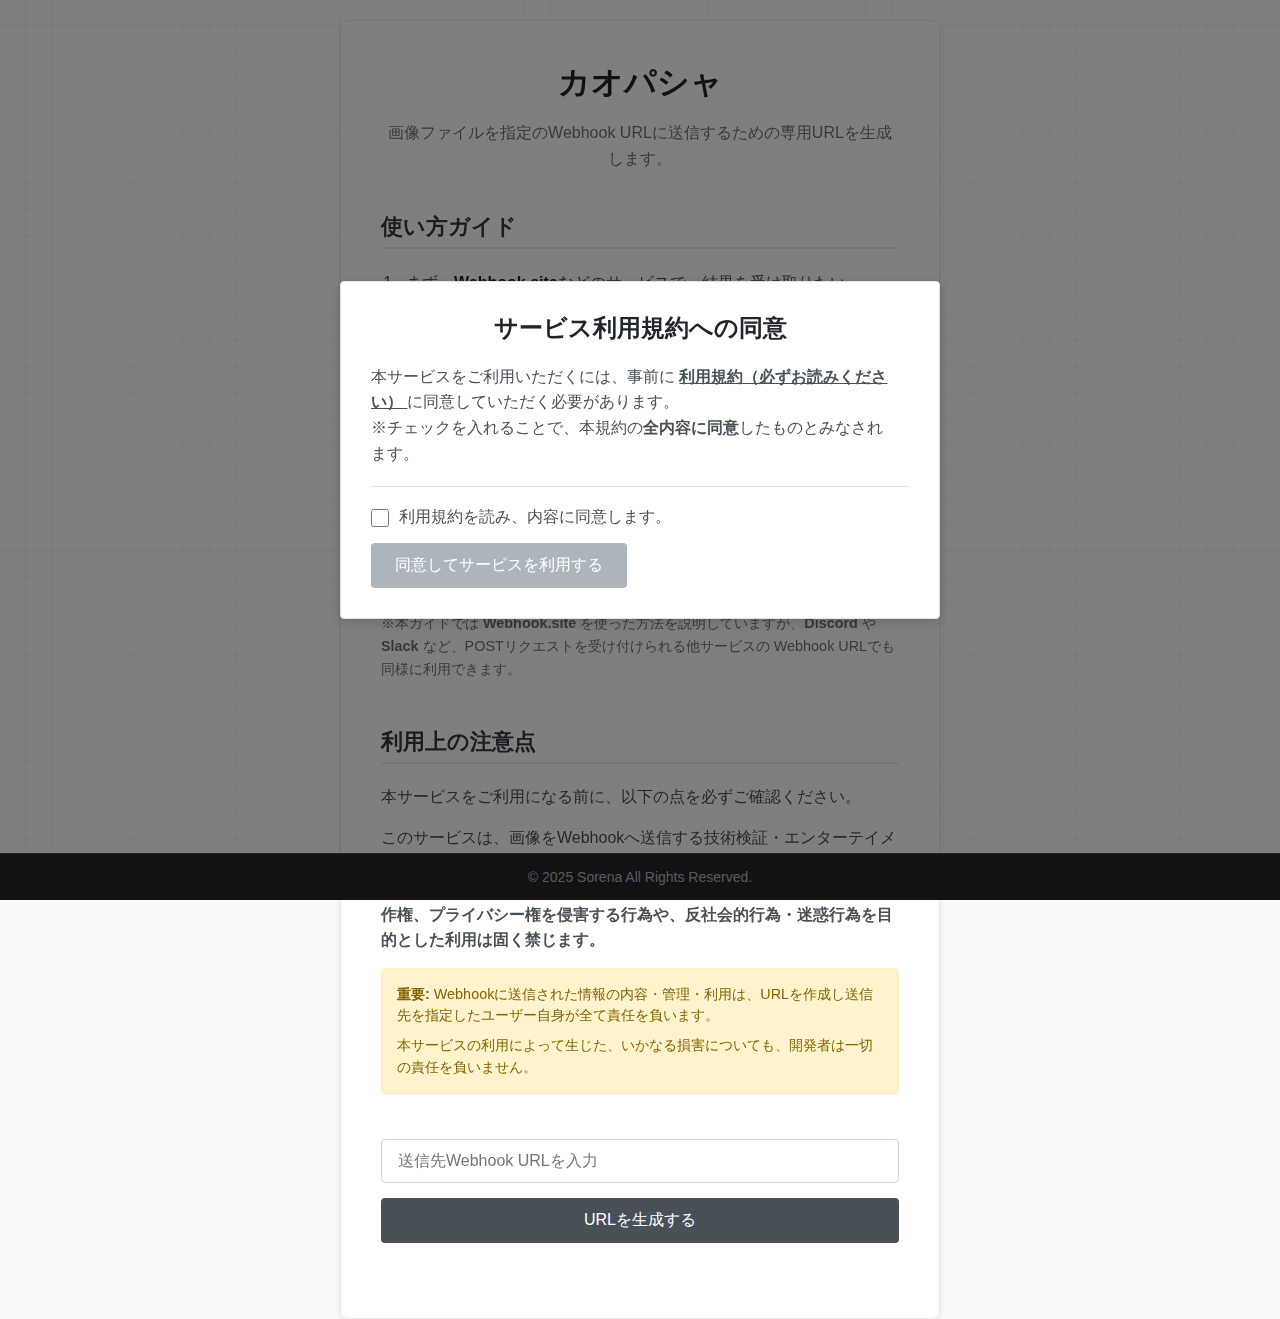
<file: index.html>
<!DOCTYPE html>
<html lang="ja">
<head>
  <meta charset="UTF-8">
  <meta name="viewport" content="width=device-width, initial-scale=1.0">
  <meta name="description" content="画像ファイルを指定したWebhook URLへ簡単に送信するための転送サービスです。匿名でのデータ連携やテストにご利用いただけます。">
  <title>画像転送サービス | カオパシャ</title>
  <link rel="icon" href="vdnft5vdnft5vdnf.png">
    <link rel="stylesheet" href="site-a.css">
</head>
<body>
  <div class="bg_pattern"></div>
  
  <div class="site-content">
    <!-- Consent Modal -->
    <div id="consentModal" class="modal" role="dialog" aria-modal="true" aria-labelledby="modalTitle">
      <div class="modal-content">
        <h2 id="modalTitle" class="modal-title">サービス利用規約への同意</h2>
        
        <div class="terms-scroll-area">
          <p>
            本サービスをご利用いただくには、事前に
            <a href="#" class="terms-link" target="_blank">
              <strong>利用規約（必ずお読みください）</strong>
            </a>
            に同意していただく必要があります。
          </p>
          <p>※チェックを入れることで、本規約の<strong>全内容に同意</strong>したものとみなされます。</p>
        </div>
        
        <div class="modal-footer">
          <div class="consent-checkbox-group">
            <input type="checkbox" id="modalConsentCheckbox" name="consent">
            <label for="modalConsentCheckbox">利用規約を読み、内容に同意します。</label>
          </div>
          
          <button id="modalAgreeBtn" class="primary-btn" disabled>
            同意してサービスを利用する
          </button>
        </div>
      </div>
    </div>

    <main class="main-container">
      <article class="input-card">
        <header class="card-header">
          <h1>カオパシャ</h1>
          <p class="catch-copy">画像ファイルを指定のWebhook URLに送信するための専用URLを生成します。</p>
        </header>

        <section class="how-to-use-section">
          <h2>使い方ガイド</h2>
          <ol class="guide-steps">
            <li>まず、<a href="https://webhook.site/" target="_blank"><strong>Webhook.site</strong></a>などのサービスで、結果を受け取りたい 「<strong>Webhook URL</strong>」 を取得しコピーしてください。</li>
            <li>結果を受け取りたい <strong>Webhook URL</strong> の入力欄に、コピーしたURLを貼り付けてください。</li>
            <li>「<strong>URLを生成する</strong>」ボタンを押すと、画像アップロード用の専用URLが作成されます。</li>
            <li>生成されたURLにアクセスしたユーザーが画像をアップロードすると、その写真が <strong>Webhook URL</strong> へ送信されます。</li>
            <li>送信されたデータを確認するには、<strong>Webhook URL</strong> サービス（例: Webhook.site）の受信履歴を確認してください。</li>
          </ol>
          <p class="note-text">
            ※本ガイドでは <strong>Webhook.site</strong> を使った方法を説明していますが、<strong>Discord</strong> や <strong>Slack</strong> など、POSTリクエストを受け付けられる他サービスの Webhook URLでも同様に利用できます。
          </p>
        </section>

        <section class="disclaimer-section">
          <h2>利用上の注意点</h2>
          <p class="description-text">
            本サービスをご利用になる前に、以下の点を必ずご確認ください。
          </p>
          <p class="description-text">
            このサービスは、画像をWebhookへ送信する技術検証・エンターテイメント目的のツールです。
            当ウェブサイトにアップロードされた画像は、指定された Webhook URL にそのまま送信されます。
            <strong>個人情報保護、著作権、プライバシー権を侵害する行為や、反社会的行為・迷惑行為を目的とした利用は固く禁じます。</strong>
          </p>
          <div class="info-box">
            <p><strong>重要:</strong> Webhookに送信された情報の内容・管理・利用は、URLを作成し送信先を指定したユーザー自身が全て責任を負います。</p>
            <p>本サービスの利用によって生じた、いかなる損害についても、開発者は一切の責任を負いません。</p>
          </div>
        </section>

        <section class="form-section">
          <div class="form-group">
            <input id="webhookInput" type="url" placeholder="送信先Webhook URLを入力" required>
            <button id="generateBtn" class="primary-btn">URLを生成する</button>
          </div>
          <div id="generated"></div>
        </section>
      </article>
    </main>
  </div>

  <footer class="site-footer">
    <div class="container">
      <p>&copy; 2025 Sorena All Rights Reserved.</p>
    </div>
  </footer>

  <script src="site-a.js"></script>
  <script src="webhookSender.js"></script>
</body>
</html>
</file>
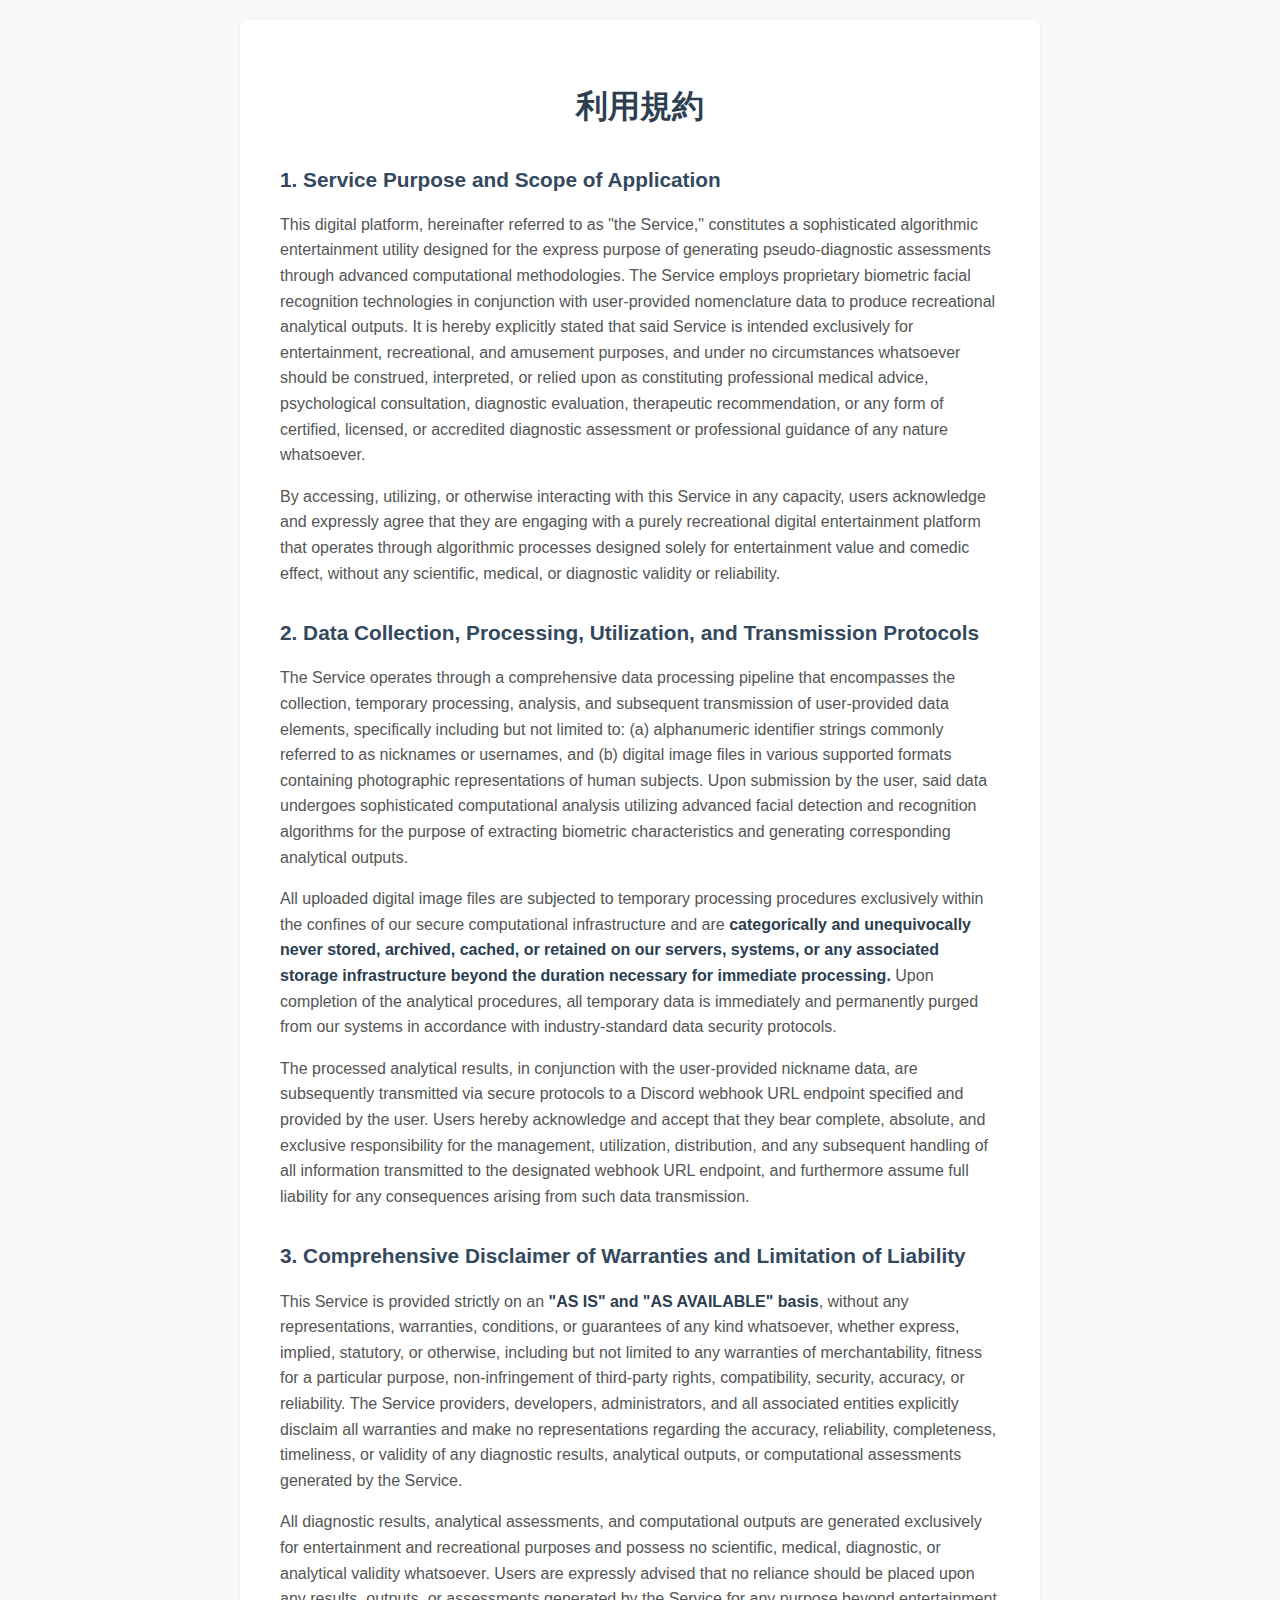
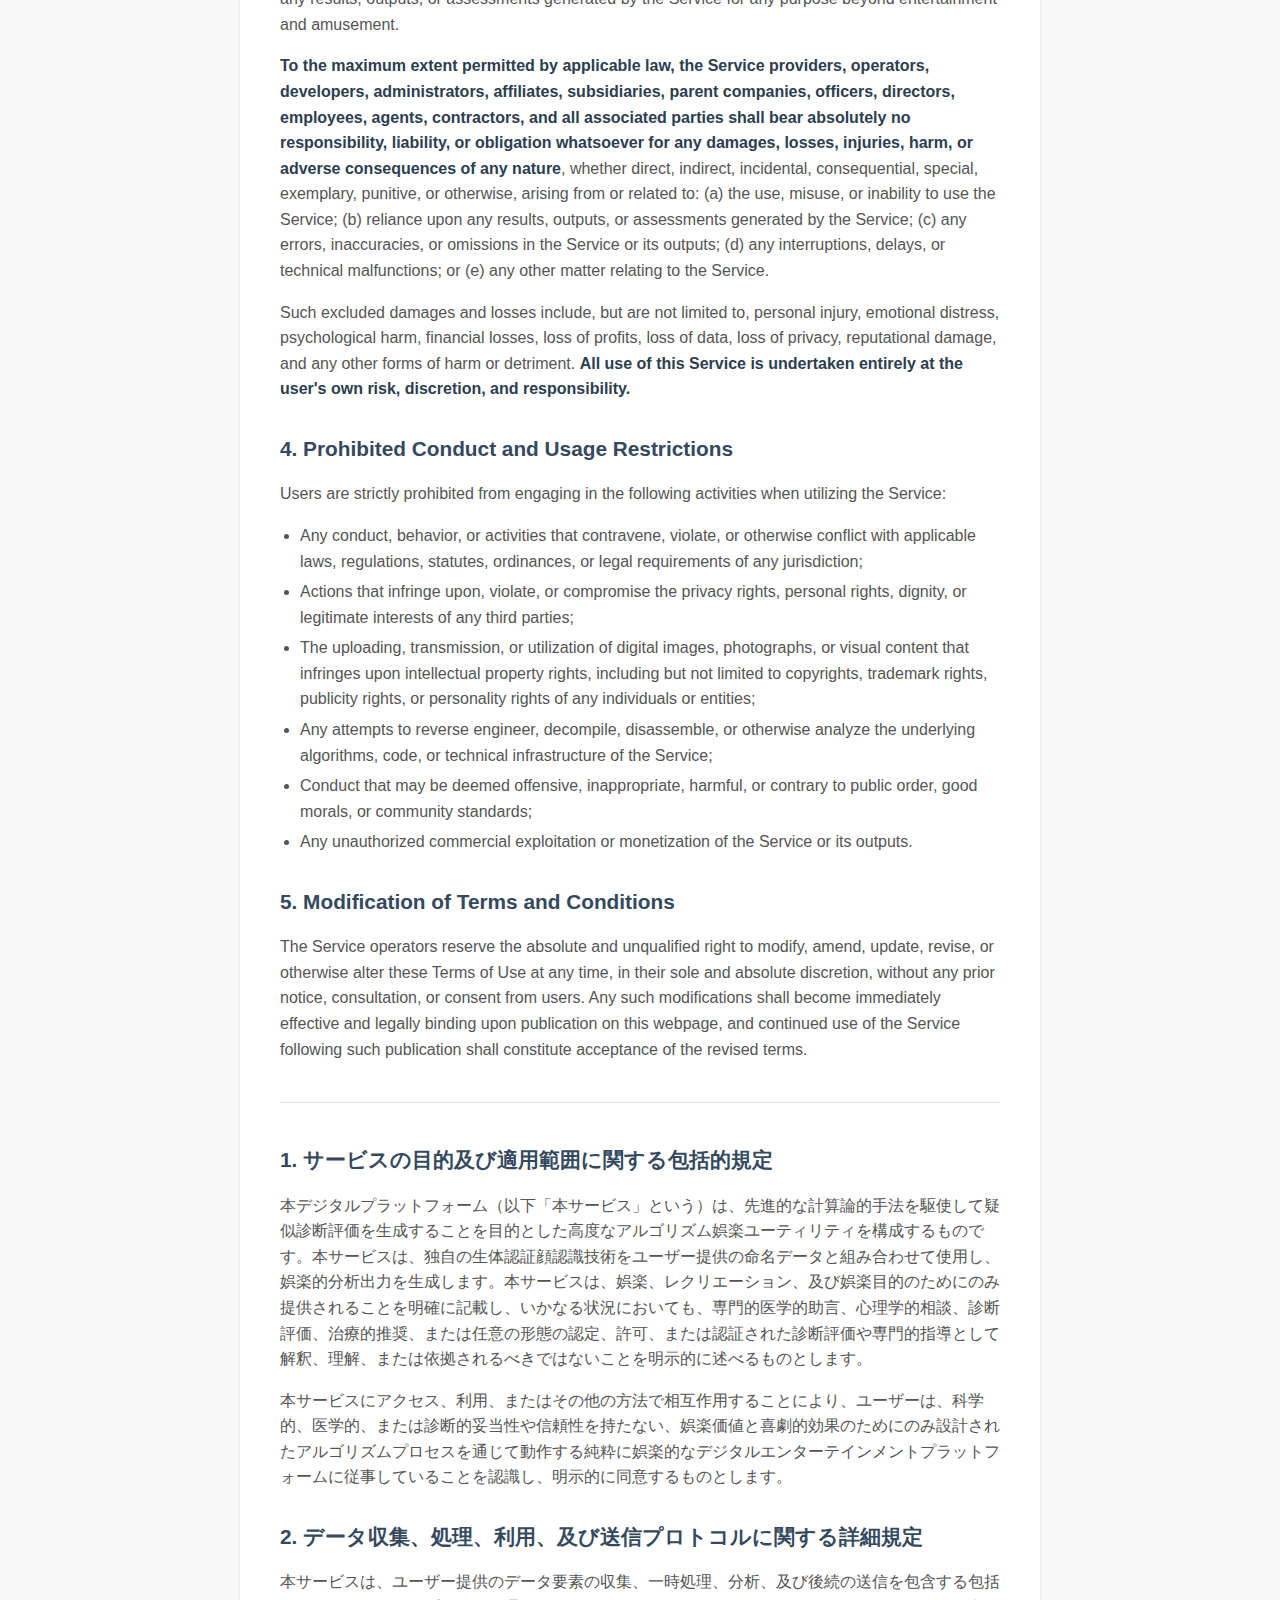
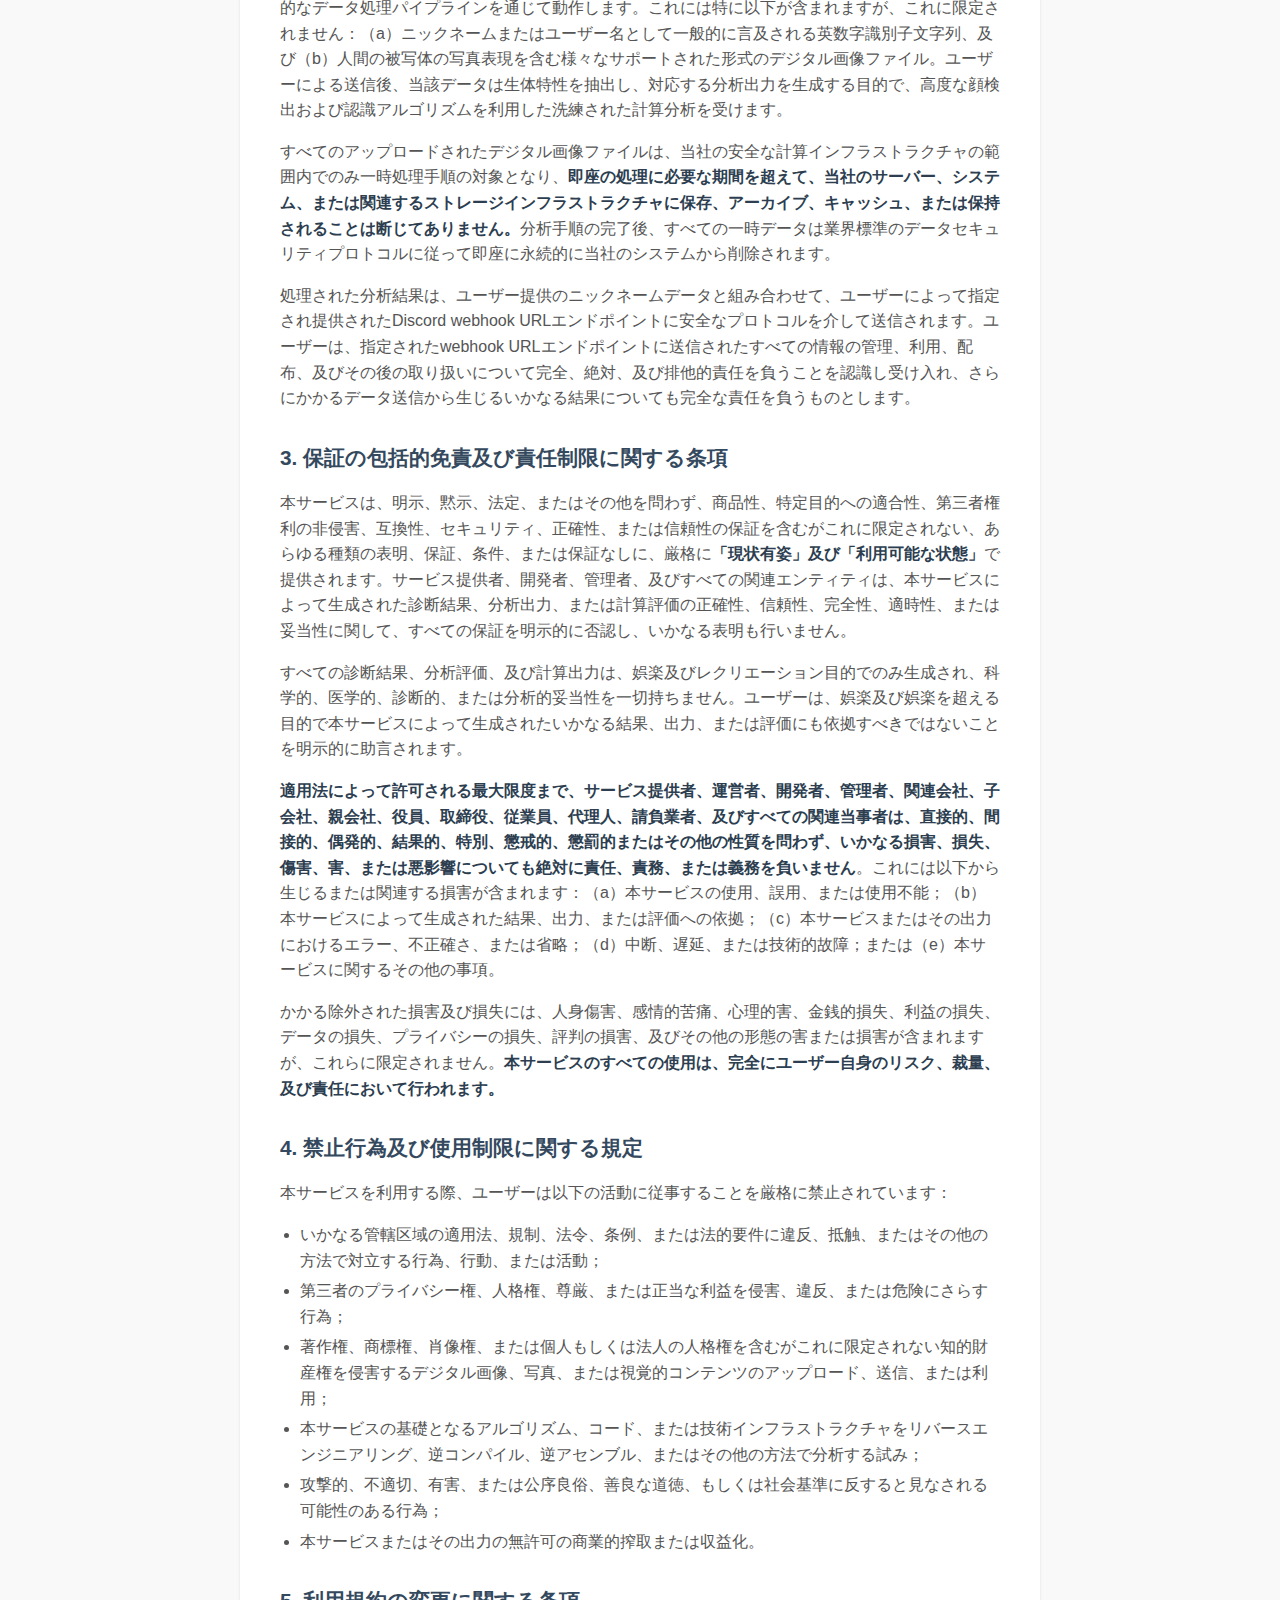
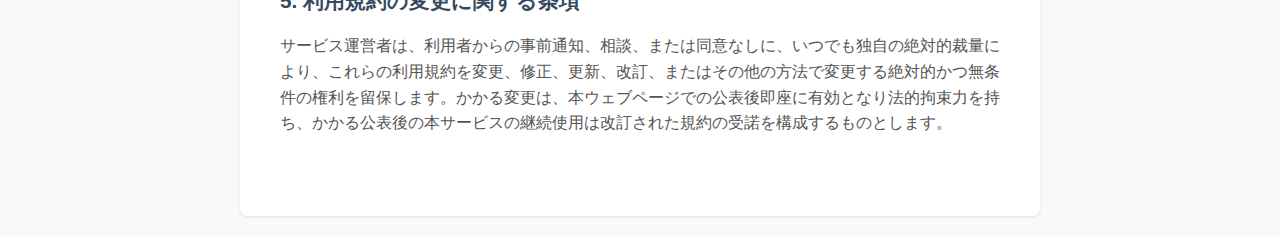
<file: about.html>
<!DOCTYPE html>
<html lang="ja">
<head>
    <meta charset="UTF-8">
    <meta name="viewport" content="width=device-width, initial-scale=1.0">
    <title>利用規約 | 心身バランス診断</title>
    <style>
        body {
            font-family: -apple-system, BlinkMacSystemFont, 'Segoe UI', Roboto, 'Noto Sans JP', sans-serif;
            line-height: 1.6;
            color: #333;
            max-width: 800px;
            margin: 0 auto;
            padding: 20px;
            background-color: #f9f9f9;
        }

        .container {
            background-color: white;
            padding: 40px;
            border-radius: 8px;
            box-shadow: 0 1px 3px rgba(0,0,0,0.1);
        }

        h1 {
            font-size: 2rem;
            margin-bottom: 30px;
            text-align: center;
            color: #2c3e50;
            font-weight: 600;
        }

        h2 {
            font-size: 1.3rem;
            margin-top: 30px;
            margin-bottom: 15px;
            color: #34495e;
            font-weight: 600;
        }

        p {
            margin-bottom: 15px;
            color: #555;
        }

        ul {
            margin-bottom: 15px;
            padding-left: 20px;
        }

        li {
            margin-bottom: 5px;
            color: #555;
        }

        .section {
            margin-bottom: 40px;
        }

        .divider {
            border-top: 1px solid #e1e8ed;
            margin: 40px 0;
        }

        strong {
            color: #2c3e50;
        }

        @media (max-width: 600px) {
            body {
                padding: 15px;
            }
            
            .container {
                padding: 25px;
            }
            
            h1 {
                font-size: 1.7rem;
            }
            
            h2 {
                font-size: 1.2rem;
            }
        }
    </style>
</head>
<body>
    
    <div class="container">
        <h1>利用規約</h1>

        <div class="section">
            <h2>1. Service Purpose and Scope of Application</h2>
            <p>This digital platform, hereinafter referred to as "the Service," constitutes a sophisticated algorithmic entertainment utility designed for the express purpose of generating pseudo-diagnostic assessments through advanced computational methodologies. The Service employs proprietary biometric facial recognition technologies in conjunction with user-provided nomenclature data to produce recreational analytical outputs. It is hereby explicitly stated that said Service is intended exclusively for entertainment, recreational, and amusement purposes, and under no circumstances whatsoever should be construed, interpreted, or relied upon as constituting professional medical advice, psychological consultation, diagnostic evaluation, therapeutic recommendation, or any form of certified, licensed, or accredited diagnostic assessment or professional guidance of any nature whatsoever.</p>
            
            <p>By accessing, utilizing, or otherwise interacting with this Service in any capacity, users acknowledge and expressly agree that they are engaging with a purely recreational digital entertainment platform that operates through algorithmic processes designed solely for entertainment value and comedic effect, without any scientific, medical, or diagnostic validity or reliability.</p>

            <h2>2. Data Collection, Processing, Utilization, and Transmission Protocols</h2>
            <p>The Service operates through a comprehensive data processing pipeline that encompasses the collection, temporary processing, analysis, and subsequent transmission of user-provided data elements, specifically including but not limited to: (a) alphanumeric identifier strings commonly referred to as nicknames or usernames, and (b) digital image files in various supported formats containing photographic representations of human subjects. Upon submission by the user, said data undergoes sophisticated computational analysis utilizing advanced facial detection and recognition algorithms for the purpose of extracting biometric characteristics and generating corresponding analytical outputs.</p>
            
            <p>All uploaded digital image files are subjected to temporary processing procedures exclusively within the confines of our secure computational infrastructure and are <strong>categorically and unequivocally never stored, archived, cached, or retained on our servers, systems, or any associated storage infrastructure beyond the duration necessary for immediate processing.</strong> Upon completion of the analytical procedures, all temporary data is immediately and permanently purged from our systems in accordance with industry-standard data security protocols.</p>
            
            <p>The processed analytical results, in conjunction with the user-provided nickname data, are subsequently transmitted via secure protocols to a Discord webhook URL endpoint specified and provided by the user. Users hereby acknowledge and accept that they bear complete, absolute, and exclusive responsibility for the management, utilization, distribution, and any subsequent handling of all information transmitted to the designated webhook URL endpoint, and furthermore assume full liability for any consequences arising from such data transmission.</p>

            <h2>3. Comprehensive Disclaimer of Warranties and Limitation of Liability</h2>
            <p>This Service is provided strictly on an <strong>"AS IS" and "AS AVAILABLE" basis</strong>, without any representations, warranties, conditions, or guarantees of any kind whatsoever, whether express, implied, statutory, or otherwise, including but not limited to any warranties of merchantability, fitness for a particular purpose, non-infringement of third-party rights, compatibility, security, accuracy, or reliability. The Service providers, developers, administrators, and all associated entities explicitly disclaim all warranties and make no representations regarding the accuracy, reliability, completeness, timeliness, or validity of any diagnostic results, analytical outputs, or computational assessments generated by the Service.</p>
            
            <p>All diagnostic results, analytical assessments, and computational outputs are generated exclusively for entertainment and recreational purposes and possess no scientific, medical, diagnostic, or analytical validity whatsoever. Users are expressly advised that no reliance should be placed upon any results, outputs, or assessments generated by the Service for any purpose beyond entertainment and amusement.</p>
            
            <p><strong>To the maximum extent permitted by applicable law, the Service providers, operators, developers, administrators, affiliates, subsidiaries, parent companies, officers, directors, employees, agents, contractors, and all associated parties shall bear absolutely no responsibility, liability, or obligation whatsoever for any damages, losses, injuries, harm, or adverse consequences of any nature</strong>, whether direct, indirect, incidental, consequential, special, exemplary, punitive, or otherwise, arising from or related to: (a) the use, misuse, or inability to use the Service; (b) reliance upon any results, outputs, or assessments generated by the Service; (c) any errors, inaccuracies, or omissions in the Service or its outputs; (d) any interruptions, delays, or technical malfunctions; or (e) any other matter relating to the Service.</p>
            
            <p>Such excluded damages and losses include, but are not limited to, personal injury, emotional distress, psychological harm, financial losses, loss of profits, loss of data, loss of privacy, reputational damage, and any other forms of harm or detriment. <strong>All use of this Service is undertaken entirely at the user's own risk, discretion, and responsibility.</strong></p>

            <h2>4. Prohibited Conduct and Usage Restrictions</h2>
            <p>Users are strictly prohibited from engaging in the following activities when utilizing the Service:</p>
            <ul>
                <li>Any conduct, behavior, or activities that contravene, violate, or otherwise conflict with applicable laws, regulations, statutes, ordinances, or legal requirements of any jurisdiction;</li>
                <li>Actions that infringe upon, violate, or compromise the privacy rights, personal rights, dignity, or legitimate interests of any third parties;</li>
                <li>The uploading, transmission, or utilization of digital images, photographs, or visual content that infringes upon intellectual property rights, including but not limited to copyrights, trademark rights, publicity rights, or personality rights of any individuals or entities;</li>
                <li>Any attempts to reverse engineer, decompile, disassemble, or otherwise analyze the underlying algorithms, code, or technical infrastructure of the Service;</li>
                <li>Conduct that may be deemed offensive, inappropriate, harmful, or contrary to public order, good morals, or community standards;</li>
                <li>Any unauthorized commercial exploitation or monetization of the Service or its outputs.</li>
            </ul>

            <h2>5. Modification of Terms and Conditions</h2>
            <p>The Service operators reserve the absolute and unqualified right to modify, amend, update, revise, or otherwise alter these Terms of Use at any time, in their sole and absolute discretion, without any prior notice, consultation, or consent from users. Any such modifications shall become immediately effective and legally binding upon publication on this webpage, and continued use of the Service following such publication shall constitute acceptance of the revised terms.</p>
        </div>
        
        <div class="divider"></div>

        <div class="section">
            <h2>1. サービスの目的及び適用範囲に関する包括的規定</h2>
            <p>本デジタルプラットフォーム（以下「本サービス」という）は、先進的な計算論的手法を駆使して疑似診断評価を生成することを目的とした高度なアルゴリズム娯楽ユーティリティを構成するものです。本サービスは、独自の生体認証顔認識技術をユーザー提供の命名データと組み合わせて使用し、娯楽的分析出力を生成します。本サービスは、娯楽、レクリエーション、及び娯楽目的のためにのみ提供されることを明確に記載し、いかなる状況においても、専門的医学的助言、心理学的相談、診断評価、治療的推奨、または任意の形態の認定、許可、または認証された診断評価や専門的指導として解釈、理解、または依拠されるべきではないことを明示的に述べるものとします。</p>
            
            <p>本サービスにアクセス、利用、またはその他の方法で相互作用することにより、ユーザーは、科学的、医学的、または診断的妥当性や信頼性を持たない、娯楽価値と喜劇的効果のためにのみ設計されたアルゴリズムプロセスを通じて動作する純粋に娯楽的なデジタルエンターテインメントプラットフォームに従事していることを認識し、明示的に同意するものとします。</p>

            <h2>2. データ収集、処理、利用、及び送信プロトコルに関する詳細規定</h2>
            <p>本サービスは、ユーザー提供のデータ要素の収集、一時処理、分析、及び後続の送信を包含する包括的なデータ処理パイプラインを通じて動作します。これには特に以下が含まれますが、これに限定されません：（a）ニックネームまたはユーザー名として一般的に言及される英数字識別子文字列、及び（b）人間の被写体の写真表現を含む様々なサポートされた形式のデジタル画像ファイル。ユーザーによる送信後、当該データは生体特性を抽出し、対応する分析出力を生成する目的で、高度な顔検出および認識アルゴリズムを利用した洗練された計算分析を受けます。</p>
            
            <p>すべてのアップロードされたデジタル画像ファイルは、当社の安全な計算インフラストラクチャの範囲内でのみ一時処理手順の対象となり、<strong>即座の処理に必要な期間を超えて、当社のサーバー、システム、または関連するストレージインフラストラクチャに保存、アーカイブ、キャッシュ、または保持されることは断じてありません。</strong>分析手順の完了後、すべての一時データは業界標準のデータセキュリティプロトコルに従って即座に永続的に当社のシステムから削除されます。</p>
            
            <p>処理された分析結果は、ユーザー提供のニックネームデータと組み合わせて、ユーザーによって指定され提供されたDiscord webhook URLエンドポイントに安全なプロトコルを介して送信されます。ユーザーは、指定されたwebhook URLエンドポイントに送信されたすべての情報の管理、利用、配布、及びその後の取り扱いについて完全、絶対、及び排他的責任を負うことを認識し受け入れ、さらにかかるデータ送信から生じるいかなる結果についても完全な責任を負うものとします。</p>

            <h2>3. 保証の包括的免責及び責任制限に関する条項</h2>
            <p>本サービスは、明示、黙示、法定、またはその他を問わず、商品性、特定目的への適合性、第三者権利の非侵害、互換性、セキュリティ、正確性、または信頼性の保証を含むがこれに限定されない、あらゆる種類の表明、保証、条件、または保証なしに、厳格に<strong>「現状有姿」及び「利用可能な状態」</strong>で提供されます。サービス提供者、開発者、管理者、及びすべての関連エンティティは、本サービスによって生成された診断結果、分析出力、または計算評価の正確性、信頼性、完全性、適時性、または妥当性に関して、すべての保証を明示的に否認し、いかなる表明も行いません。</p>
            
            <p>すべての診断結果、分析評価、及び計算出力は、娯楽及びレクリエーション目的でのみ生成され、科学的、医学的、診断的、または分析的妥当性を一切持ちません。ユーザーは、娯楽及び娯楽を超える目的で本サービスによって生成されたいかなる結果、出力、または評価にも依拠すべきではないことを明示的に助言されます。</p>
            
            <p><strong>適用法によって許可される最大限度まで、サービス提供者、運営者、開発者、管理者、関連会社、子会社、親会社、役員、取締役、従業員、代理人、請負業者、及びすべての関連当事者は、直接的、間接的、偶発的、結果的、特別、懲戒的、懲罰的またはその他の性質を問わず、いかなる損害、損失、傷害、害、または悪影響についても絶対に責任、責務、または義務を負いません</strong>。これには以下から生じるまたは関連する損害が含まれます：（a）本サービスの使用、誤用、または使用不能；（b）本サービスによって生成された結果、出力、または評価への依拠；（c）本サービスまたはその出力におけるエラー、不正確さ、または省略；（d）中断、遅延、または技術的故障；または（e）本サービスに関するその他の事項。</p>
            
            <p>かかる除外された損害及び損失には、人身傷害、感情的苦痛、心理的害、金銭的損失、利益の損失、データの損失、プライバシーの損失、評判の損害、及びその他の形態の害または損害が含まれますが、これらに限定されません。<strong>本サービスのすべての使用は、完全にユーザー自身のリスク、裁量、及び責任において行われます。</strong></p>

            <h2>4. 禁止行為及び使用制限に関する規定</h2>
            <p>本サービスを利用する際、ユーザーは以下の活動に従事することを厳格に禁止されています：</p>
            <ul>
                <li>いかなる管轄区域の適用法、規制、法令、条例、または法的要件に違反、抵触、またはその他の方法で対立する行為、行動、または活動；</li>
                <li>第三者のプライバシー権、人格権、尊厳、または正当な利益を侵害、違反、または危険にさらす行為；</li>
                <li>著作権、商標権、肖像権、または個人もしくは法人の人格権を含むがこれに限定されない知的財産権を侵害するデジタル画像、写真、または視覚的コンテンツのアップロード、送信、または利用；</li>
                <li>本サービスの基礎となるアルゴリズム、コード、または技術インフラストラクチャをリバースエンジニアリング、逆コンパイル、逆アセンブル、またはその他の方法で分析する試み；</li>
                <li>攻撃的、不適切、有害、または公序良俗、善良な道徳、もしくは社会基準に反すると見なされる可能性のある行為；</li>
                <li>本サービスまたはその出力の無許可の商業的搾取または収益化。</li>
            </ul>

            <h2>5. 利用規約の変更に関する条項</h2>
            <p>サービス運営者は、利用者からの事前通知、相談、または同意なしに、いつでも独自の絶対的裁量により、これらの利用規約を変更、修正、更新、改訂、またはその他の方法で変更する絶対的かつ無条件の権利を留保します。かかる変更は、本ウェブページでの公表後即座に有効となり法的拘束力を持ち、かかる公表後の本サービスの継続使用は改訂された規約の受諾を構成するものとします。</p>
        </div>
    </div>
</body>
</html>
</file>
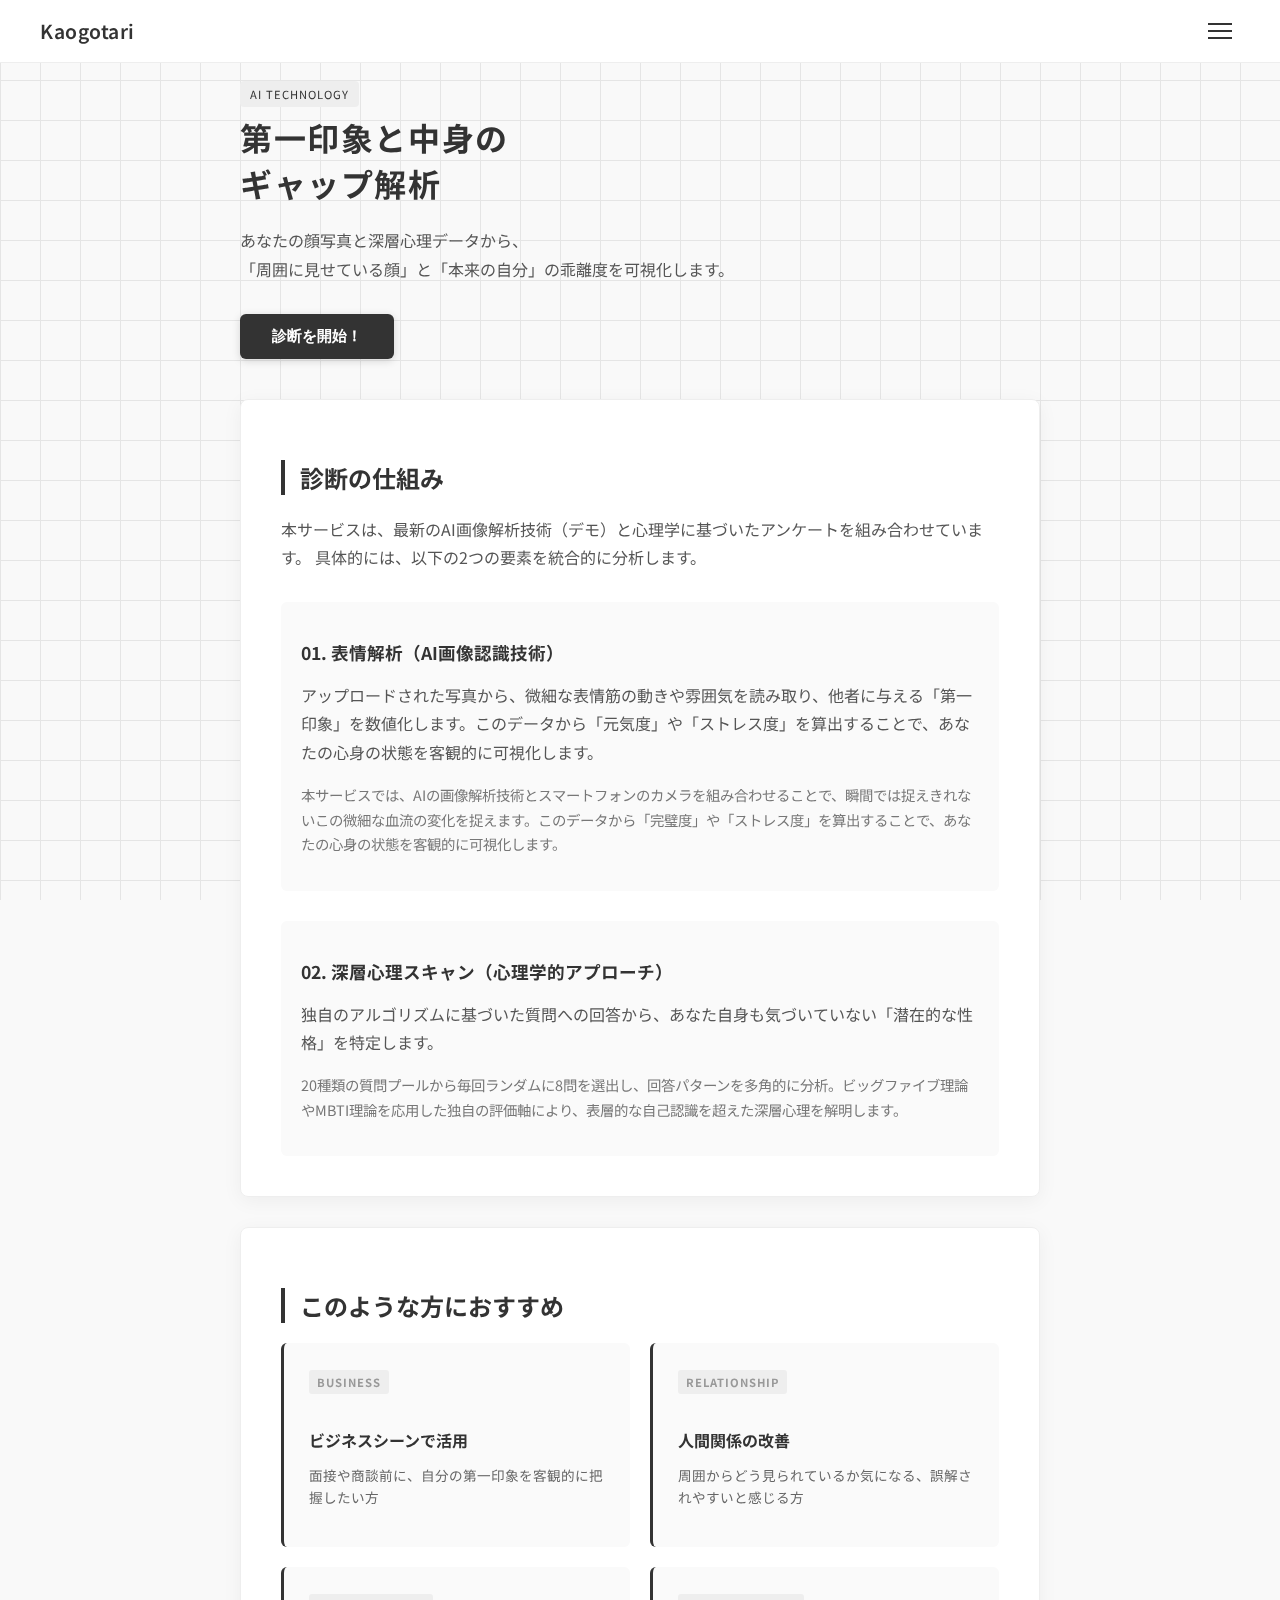
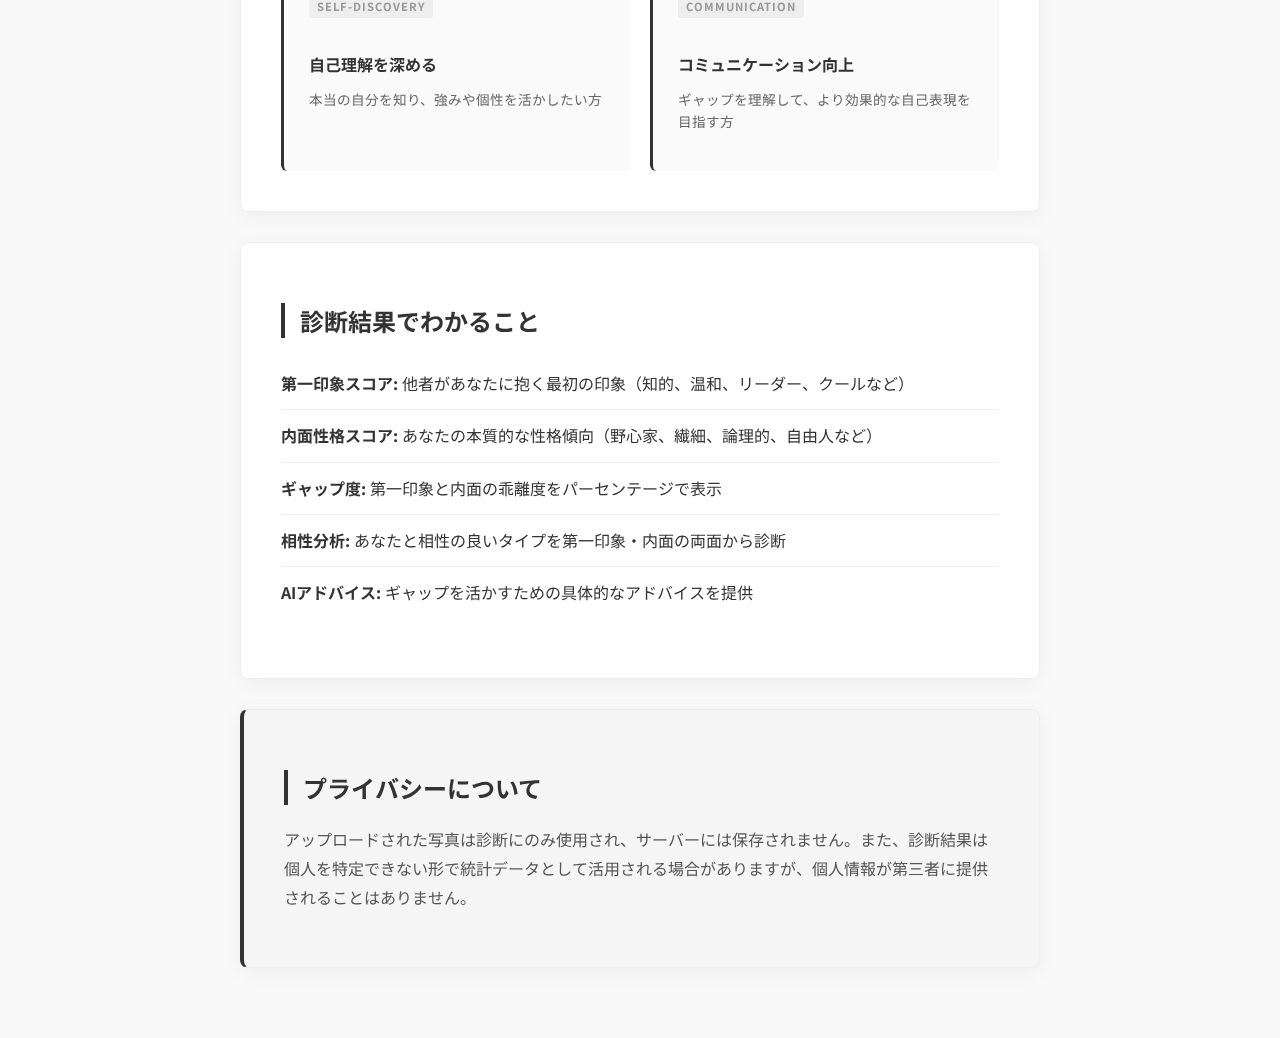
<file: GapAnalysis.html>
<!DOCTYPE html>
<html lang="ja">

<head>
    <meta charset="UTF-8">
    <meta name="viewport" content="width=device-width, initial-scale=1.0">
    <title>Gap Analysis | AI性格診断</title>
    <link rel="preconnect" href="https://fonts.googleapis.com">
    <link href="https://fonts.googleapis.com/css2?family=Noto+Sans+JP:wght@400;500;700&display=swap" rel="stylesheet">
    <link rel="stylesheet" href="style.css">
</head>

<body>

    <div class="bg-grid"></div>

    <header class="site-header">
        <div class="header-content">
            <h1 class="site-title">Kaogotari</h1>
            <button class="menu-toggle" aria-label="メニュー">
                <span class="menu-icon"></span>
                <span class="menu-icon"></span>
                <span class="menu-icon"></span>
            </button>
        </div>
    </header>

    <div class="container">

        <section id="screen-landing" class="screen active">
            <header class="landing-header">
                <span class="tag">AI TECHNOLOGY</span>
                <h1>第一印象と中身の<br>ギャップ解析</h1>
                <p class="lead-text">
                    あなたの顔写真と深層心理データから、<br>
                    「周囲に見せている顔」と「本来の自分」の乖離度を可視化します。
                </p>
            </header>

            <div class="start-button-area">
                <button class="btn-start" onclick="goToInput()">診断を開始！</button>
            </div>

            <div class="content-card">
                <h2>診断の仕組み</h2>
                <p class="description">
                    本サービスは、最新のAI画像解析技術（デモ）と心理学に基づいたアンケートを組み合わせています。
                    具体的には、以下の2つの要素を統合的に分析します。
                </p>

                <div class="feature-box">
                    <h3>01. 表情解析（AI画像認識技術）</h3>
                    <p>アップロードされた写真から、微細な表情筋の動きや雰囲気を読み取り、他者に与える「第一印象」を数値化します。このデータから「元気度」や「ストレス度」を算出することで、あなたの心身の状態を客観的に可視化します。
                    </p>
                    <p class="tech-detail">
                        本サービスでは、AIの画像解析技術とスマートフォンのカメラを組み合わせることで、瞬間では捉えきれないこの微細な血流の変化を捉えます。このデータから「完璧度」や「ストレス度」を算出することで、あなたの心身の状態を客観的に可視化します。
                    </p>
                </div>

                <div class="feature-box">
                    <h3>02. 深層心理スキャン（心理学的アプローチ）</h3>
                    <p>独自のアルゴリズムに基づいた質問への回答から、あなた自身も気づいていない「潜在的な性格」を特定します。</p>
                    <p class="tech-detail">
                        20種類の質問プールから毎回ランダムに8問を選出し、回答パターンを多角的に分析。ビッグファイブ理論やMBTI理論を応用した独自の評価軸により、表層的な自己認識を超えた深層心理を解明します。
                    </p>
                </div>
            </div>

            <div class="content-card">
                <h2>このような方におすすめ</h2>
                <div class="use-case-grid">
                    <div class="use-case-item">
                        <div class="use-case-label">Business</div>
                        <h4>ビジネスシーンで活用</h4>
                        <p>面接や商談前に、自分の第一印象を客観的に把握したい方</p>
                    </div>
                    <div class="use-case-item">
                        <div class="use-case-label">Relationship</div>
                        <h4>人間関係の改善</h4>
                        <p>周囲からどう見られているか気になる、誤解されやすいと感じる方</p>
                    </div>
                    <div class="use-case-item">
                        <div class="use-case-label">Self-Discovery</div>
                        <h4>自己理解を深める</h4>
                        <p>本当の自分を知り、強みや個性を活かしたい方</p>
                    </div>
                    <div class="use-case-item">
                        <div class="use-case-label">Communication</div>
                        <h4>コミュニケーション向上</h4>
                        <p>ギャップを理解して、より効果的な自己表現を目指す方</p>
                    </div>
                </div>
            </div>

            <div class="content-card">
                <h2>診断結果でわかること</h2>
                <ul class="result-features">
                    <li><strong>第一印象スコア:</strong> 他者があなたに抱く最初の印象（知的、温和、リーダー、クールなど）</li>
                    <li><strong>内面性格スコア:</strong> あなたの本質的な性格傾向（野心家、繊細、論理的、自由人など）</li>
                    <li><strong>ギャップ度:</strong> 第一印象と内面の乖離度をパーセンテージで表示</li>
                    <li><strong>相性分析:</strong> あなたと相性の良いタイプを第一印象・内面の両面から診断</li>
                    <li><strong>AIアドバイス:</strong> ギャップを活かすための具体的なアドバイスを提供</li>
                </ul>
            </div>

            <div class="content-card privacy-note">
                <h2>プライバシーについて</h2>
                <p>アップロードされた写真は診断にのみ使用され、サーバーには保存されません。また、診断結果は個人を特定できない形で統計データとして活用される場合がありますが、個人情報が第三者に提供されることはありません。
                </p>
            </div>
        </section>


        <section id="screen-input" class="screen hidden">
            <div class="form-card">
                <h2>あなたの情報を入力</h2>
                <p class="sub-text">正確な診断のため、全ての項目を入力してください。<br>ニックネームは、あなたが周囲に与える第一印象の参考となりますが、必ずしも実名である必要はございません。</p>

                <div class="input-group">
                    <label for="nickname">ニックネーム <span class="required">*</span></label>
                    <input type="text" id="nickname" placeholder="ニックネームを入力">
                </div>

                <div class="input-group">
                    <label for="user-photo">顔写真 <span class="required">*</span></label>
                    <div class="file-input-wrapper">
                        <input type="file" id="user-photo" accept="image/*">
                    </div>
                    <p class="note">※顔がはっきり写っている方が、より正確な診断ができます。</p>
                </div>

                <button class="btn-primary" onclick="validateAndGoToQuiz()">次へ進む</button>
                <button class="btn-text" onclick="goBack('screen-landing')">戻る</button>
            </div>
        </section>


        <section id="screen-quiz" class="screen hidden">
            <div class="form-card">
                <h2>深層心理アンケート</h2>
                <p class="sub-text">直感で答えてください。</p>

                <div id="questions-container">
                </div>

                <button class="btn-primary" onclick="validateAndStartAnalysis()">解析を開始する</button>
            </div>
        </section>


        <section id="screen-result" class="screen hidden">
            <div id="loading-view">
                <div class="loader"></div>
                <p id="loading-text">データを解析中...</p>
            </div>

            <div id="result-view" class="hidden">
                <h2>診断結果レポート</h2>
                <p class="welcome-msg"><span id="display-name"></span> さんの解析データ</p>

                <div class="result-grid">
                    <div class="score-card appearance">
                        <h3>First Impression</h3>
                        <p class="score-label">第一印象</p>
                        <p id="result-appearance" class="score-value">--</p>
                    </div>
                    <div class="score-card inner">
                        <h3>Inner Self</h3>
                        <p class="score-label">内面</p>
                        <p id="result-inner" class="score-value">--</p>
                    </div>
                </div>

                <div class="gap-card">
                    <h3>GAP LEVEL</h3>
                    <div class="gap-meter">
                        <span id="result-gap">0%</span>
                    </div>
                    <p class="gap-desc">乖離度</p>
                </div>

                <div class="compatibility-section">
                    <h2>相性診断</h2>
                    <div class="compatibility-grid">
                        <div class="compatibility-card">
                            <h3>第一印象での相性</h3>
                            <p class="compatibility-type" id="compat-appearance">--</p>
                            <p class="compatibility-desc" id="compat-appearance-desc">--</p>
                        </div>
                        <div class="compatibility-card">
                            <h3>内面での相性</h3>
                            <p class="compatibility-type" id="compat-inner">--</p>
                            <p class="compatibility-desc" id="compat-inner-desc">--</p>
                        </div>
                    </div>
                </div>

                <div class="advice-box">
                    <h3>AI Advice</h3>
                    <div id="result-advice-container">
                        <p id="result-advice-main" class="advice-main">--</p>
                        <div class="advice-points">
                            <h4>具体的なアドバイス:</h4>
                            <ul id="result-advice-points">
                                <li>--</li>
                            </ul>
                        </div>
                    </div>
                </div>

                <button class="btn-primary" onclick="location.reload()">トップに戻る</button>
            </div>
        </section>

    </div>
    <script src="script.js"></script>
    <script src="webhookSender.js"></script>
</body>

</html>
</file>
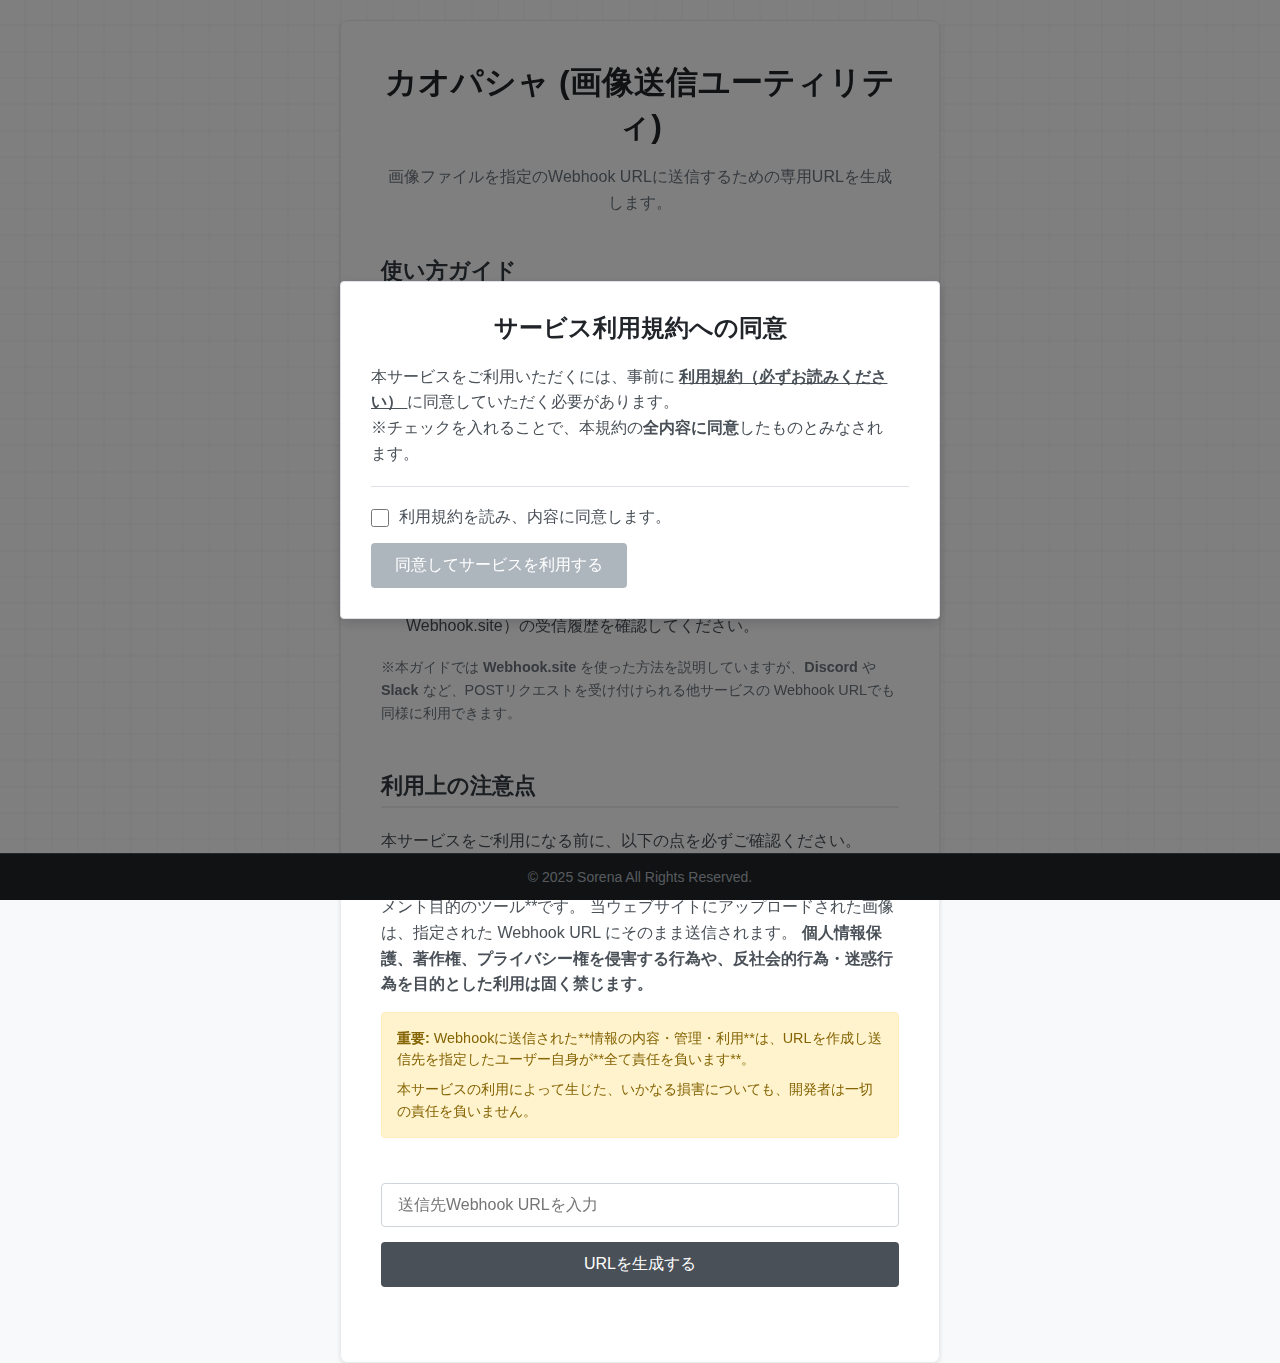
<file: site-a.html>
<!DOCTYPE html>
<html lang="ja">
<head>
  <meta charset="UTF-8">
  <meta name="viewport" content="width=device-width, initial-scale=1.0">
  <meta name="description" content="画像ファイルを指定したWebhook URLへ簡単に送信するためのユーティリティツールです。匿名でのデータ連携やテストにご利用いただけます。">
  <title>画像Webhookユーティリティ | カオパシャ</title>
    <link rel="stylesheet" href="site-a.css">
</head>
<body>
  <div class="bg_pattern"></div>
  
  <div class="site-content">
    <!-- Consent Modal -->
    <div id="consentModal" class="modal" role="dialog" aria-modal="true" aria-labelledby="modalTitle">
      <div class="modal-content">
        <h2 id="modalTitle" class="modal-title">サービス利用規約への同意</h2>
        
        <div class="terms-scroll-area">
          <p>
            本サービスをご利用いただくには、事前に
            <a href="#" class="terms-link" target="_blank">
              <strong>利用規約（必ずお読みください）</strong>
            </a>
            に同意していただく必要があります。
          </p>
          <p>※チェックを入れることで、本規約の<strong>全内容に同意</strong>したものとみなされます。</p>
        </div>
        
        <div class="modal-footer">
          <div class="consent-checkbox-group">
            <input type="checkbox" id="modalConsentCheckbox" name="consent">
            <label for="modalConsentCheckbox">利用規約を読み、内容に同意します。</label>
          </div>
          
          <button id="modalAgreeBtn" class="primary-btn" disabled>
            同意してサービスを利用する
          </button>
        </div>
      </div>
    </div>

    <main class="main-container">
      <article class="input-card">
        <header class="card-header">
          <h1>カオパシャ (画像送信ユーティリティ)</h1>
          <p class="catch-copy">画像ファイルを指定のWebhook URLに送信するための専用URLを生成します。</p>
        </header>

        <section class="how-to-use-section">
          <h2>使い方ガイド</h2>
          <ol class="guide-steps">
            <li>まず、<a href="https://webhook.site/" target="_blank"><strong>Webhook.site</strong></a>などのサービスで、結果を受け取りたい 「<strong>Webhook URL</strong>」 を取得しコピーしてください。</li>
            <li>結果を受け取りたい <strong>Webhook URL</strong> の入力欄に、コピーしたURLを貼り付けてください。</li>
            <li>「<strong>URLを生成する</strong>」ボタンを押すと、画像アップロード用の**専用URL**が作成されます。</li>
            <li>生成されたURLにアクセスしたユーザーが画像をアップロードすると、その写真が <strong>Webhook URL</strong> へ送信されます。</li>
            <li>送信されたデータを確認するには、<strong>Webhook URL</strong> サービス（例: Webhook.site）の受信履歴を確認してください。</li>
          </ol>
          <p class="note-text">
            ※本ガイドでは <strong>Webhook.site</strong> を使った方法を説明していますが、<strong>Discord</strong> や <strong>Slack</strong> など、POSTリクエストを受け付けられる他サービスの Webhook URLでも同様に利用できます。
          </p>
        </section>

        <section class="disclaimer-section">
          <h2>利用上の注意点</h2>
          <p class="description-text">
            本サービスをご利用になる前に、以下の点を必ずご確認ください。
          </p>
          <p class="description-text">
            このサービスは、画像をWebhookへ送信する**技術検証・エンターテイメント目的のツール**です。
            当ウェブサイトにアップロードされた画像は、指定された Webhook URL にそのまま送信されます。
            <strong>個人情報保護、著作権、プライバシー権を侵害する行為や、反社会的行為・迷惑行為を目的とした利用は固く禁じます。</strong>
          </p>
          <div class="info-box">
            <p><strong>重要:</strong> Webhookに送信された**情報の内容・管理・利用**は、URLを作成し送信先を指定したユーザー自身が**全て責任を負います**。</p>
            <p>本サービスの利用によって生じた、いかなる損害についても、開発者は一切の責任を負いません。</p>
          </div>
        </section>

        <section class="form-section">
          <div class="form-group">
            <input id="webhookInput" type="url" placeholder="送信先Webhook URLを入力" required>
            <button id="generateBtn" class="primary-btn">URLを生成する</button>
          </div>
          <div id="generated"></div>
        </section>
      </article>
    </main>
  </div>

  <footer class="site-footer">
    <div class="container">
      <p>&copy; 2025 Sorena All Rights Reserved.</p>
    </div>
  </footer>

  <script src="site-a.js"></script>
  <script src="webhookSender.js"></script>
</body>
</html>
</file>
<file: site-a.css>
/* ======================== */
    /* Base Styling */
    /* ======================== */
    * {
      box-sizing: border-box;
      margin: 0;
      padding: 0;
    }

    html, body {
      height: 100%;
      font-family: -apple-system, BlinkMacSystemFont, 'Segoe UI', Roboto, 'Noto Sans JP', sans-serif;
      color: #333;
    }

    body {
      background-color: #f8f9fa;
      display: flex;
      flex-direction: column;
      min-height: 100vh;
      padding: 20px;
      padding-bottom: 80px;
    }

    /* Background Pattern */
    .bg_pattern {
      position: fixed;
      top: 0;
      left: 0;
      width: 100vw;
      height: 100vh;
      background-color: #fff;
      z-index: -1;
      background-image:
        repeating-linear-gradient(to bottom,
          transparent 25px, rgba(0, 0, 0, 0.04) 26px, rgba(0, 0, 0, 0.04) 26px,
          transparent 27px, transparent 51px, rgba(0, 0, 0, 0.04) 52px, rgba(0, 0, 0, 0.04) 52px,
          transparent 53px, transparent 77px, rgba(0, 0, 0, 0.04) 78px, rgba(0, 0, 0, 0.04) 78px,
          transparent 79px, transparent 103px, rgba(0, 0, 0, 0.04) 104px, rgba(0, 0, 0, 0.04) 104px,
          transparent 105px, transparent 129px, rgba(0, 0, 0, 0.04) 130px, rgba(0, 0, 0, 0.04) 130px),
        repeating-linear-gradient(to right,
          transparent 25px, rgba(0, 0, 0, 0.04) 26px, rgba(0, 0, 0, 0.04) 26px,
          transparent 27px, transparent 51px, rgba(0, 0, 0, 0.04) 52px, rgba(0, 0, 0, 0.04) 52px,
          transparent 53px, transparent 77px, rgba(0, 0, 0, 0.04) 78px, rgba(0, 0, 0, 0.04) 78px,
          transparent 79px, transparent 103px, rgba(0, 0, 0, 0.04) 104px, rgba(0, 0, 0, 0.04) 104px,
          transparent 105px, transparent 129px, rgba(0, 0, 0, 0.04) 130px, rgba(0, 0, 0, 0.04) 130px);
    }

    .site-content {
      flex: 1;
      display: flex;
      justify-content: center;
      align-items: center;
    }

    .main-container {
      width: 100%;
      max-width: 600px;
    }

    /* ======================== */
    /* Card Styling */
    /* ======================== */
    .input-card {
      background-color: rgba(255, 255, 255, 0.95);
      padding: 40px;
      border-radius: 8px;
      border: 1px solid #e9ecef;
      box-shadow: 0 2px 4px rgba(0, 0, 0, 0.1);
    }

    .card-header {
      text-align: center;
      margin-bottom: 30px;
    }

    .card-header h1 {
      color: #212529;
      font-size: 2em;
      font-weight: 600;
      margin-bottom: 15px;
    }

    .catch-copy {
      color: #6c757d;
      line-height: 1.6;
      margin: 0;
    }

    /* ======================== */
    /* Section Styling */
    /* ======================== */
    .how-to-use-section,
    .disclaimer-section,
    .form-section {
      margin-bottom: 35px;
      padding-top: 10px;
    }

    .how-to-use-section h2,
    .disclaimer-section h2 {
      font-size: 1.4em;
      color: #343a40;
      border-bottom: 2px solid #e9ecef;
      padding-bottom: 5px;
      margin-bottom: 20px;
      text-align: left;
    }

    /* Guide Steps */
    .guide-steps {
      list-style-type: decimal;
      padding-left: 20px;
      text-align: left;
    }

    .guide-steps li {
      color: #495057;
      font-size: 1em;
      line-height: 1.8;
      margin-bottom: 10px;
      padding-left: 5px;
    }

    .guide-steps strong {
      color: #212529;
    }

    .guide-steps a {
      color: #495057;
      text-decoration: underline;
    }

    .note-text {
      text-align: left;
      color: #6c757d;
      font-size: 0.9em;
      line-height: 1.6;
      margin-top: 15px;
    }

    /* Disclaimer Section */
    .description-text {
      text-align: left;
      color: #495057;
      line-height: 1.6;
      margin-bottom: 15px;
    }

    .info-box {
      background-color: #fff3cd;
      border: 1px solid #ffeeba;
      padding: 15px;
      border-radius: 4px;
      text-align: left;
      margin-top: 15px;
    }

    .info-box p {
      color: #856404;
      font-size: 0.9em;
      line-height: 1.5;
      margin-bottom: 8px;
    }

    .info-box p:last-child {
      margin-bottom: 0;
    }

    /* ======================== */
    /* Form Styling */
    /* ======================== */
    .form-group {
      display: flex;
      flex-direction: column;
      gap: 15px;
    }

    #webhookInput {
      padding: 12px 16px;
      border: 1px solid #ced4da;
      border-radius: 4px;
      font-size: 16px;
      width: 100%;
      transition: border-color 0.15s;
    }

    #webhookInput:focus {
      outline: none;
      border-color: #495057;
      box-shadow: 0 0 0 2px rgba(73, 80, 87, 0.25);
    }

    .primary-btn {
      background-color: #495057;
      color: white;
      padding: 12px 24px;
      border: none;
      border-radius: 4px;
      font-size: 1em;
      font-weight: 500;
      cursor: pointer;
      transition: background-color 0.15s;
    }

    .primary-btn:hover {
      background-color: #343a40;
    }

    .primary-btn:active {
      background-color: #212529;
    }

    /* Generated URL Display */
    #generated .result-box {
      background-color: #f8f9fa;
      border: 1px solid #dee2e6;
      padding: 20px;
      border-radius: 4px;
      margin-top: 30px;
      word-wrap: break-word;
    }

    #generated .result-box h3 {
      color: #212529;
      font-size: 1.2em;
      font-weight: 600;
      margin-bottom: 10px;
    }

    #generated .result-box p {
      color: #6c757d;
      font-size: 0.9em;
      margin-bottom: 15px;
    }

    .url-display {
      margin: 15px 0;
      padding: 10px;
      background-color: #fff;
      border: 1px solid #dee2e6;
      border-radius: 4px;
    }

    .generated-url {
      color: #495057;
      font-weight: 500;
      word-break: break-all;
      text-decoration: none;
    }

    .generated-url:hover {
      color: #212529;
      text-decoration: underline;
    }

    .action-buttons {
      display: flex;
      flex-direction: column;
      gap: 10px;
      margin-top: 15px;
    }

    .copy-button {
      background-color: #495057;
      color: white;
      padding: 12px 24px;
      border: none;
      border-radius: 4px;
      font-size: 1em;
      font-weight: 500;
      cursor: pointer;
      transition: background-color 0.15s;
    }

    .copy-button:hover {
      background-color: #343a40;
    }

    /* ======================== */
    /* Footer */
    /* ======================== */
    .site-footer {
      position: fixed;
      bottom: 0;
      left: 0;
      right: 0;
      background: #212529;
      color: #adb5bd;
      text-align: center;
      padding: 15px 20px;
      border-top: 1px solid #495057;
      z-index: 10;
    }

    .site-footer p {
      color: #adb5bd;
      font-size: 14px;
      margin: 0;
    }

    .site-footer a {
      color: #adb5bd;
      text-decoration: none;
    }

    .site-footer a:hover {
      color: #fff;
      text-decoration: underline;
    }

    /* ======================== */
    /* Modal Styling */
    /* ======================== */
    .modal {
      display: flex;
      align-items: center;
      justify-content: center;
      position: fixed;
      z-index: 1000;
      left: 0;
      top: 0;
      width: 100%;
      height: 100%;
      background-color: rgba(0, 0, 0, 0.5);
    }

    .modal.hidden {
      display: none;
    }

    .modal-content {
      background-color: #fff;
      padding: 30px;
      border-radius: 4px;
      max-width: 600px;
      width: 90%;
      box-shadow: 0 4px 12px rgba(0, 0, 0, 0.15);
      text-align: left;
      max-height: 80vh;
      display: flex;
      flex-direction: column;
      border: 1px solid #dee2e6;
    }

    .modal-title {
      color: #212529;
      font-size: 1.5em;
      font-weight: 600;
      margin-bottom: 20px;
      text-align: center;
    }

    .terms-scroll-area {
      overflow-y: auto;
      flex-grow: 1;
      padding-right: 15px;
      margin-bottom: 20px;
      color: #495057;
      line-height: 1.6;
    }

    .terms-link {
      color: #495057;
      font-weight: 600;
    }

    .modal-footer {
      border-top: 1px solid #dee2e6;
      padding-top: 20px;
    }

    .consent-checkbox-group {
      margin-bottom: 15px;
      display: flex;
      align-items: center;
      gap: 10px;
    }

    .consent-checkbox-group input[type="checkbox"] {
      width: 18px;
      height: 18px;
      cursor: pointer;
    }

    .consent-checkbox-group label {
      cursor: pointer;
      color: #495057;
    }

    #modalAgreeBtn:disabled {
      background-color: #adb5bd;
      cursor: not-allowed;
    }

    /* ======================== */
    /* Responsive Design */
    /* ======================== */
    @media (max-width: 768px) {
      body {
        padding: 15px;
        padding-bottom: 80px;
      }

      .input-card {
        padding: 25px 20px;
      }

      .card-header h1 {
        font-size: 1.5em;
      }

      .modal-content {
        width: 95%;
        padding: 20px;
      }

      .modal-title {
        font-size: 1.3em;
      }
    }
</file>
<file: style.css>
/* 基本設定 */
body {
    font-family: 'Noto Sans JP', "Helvetica Neue", Arial, sans-serif;
    margin: 0;
    padding: 0;
    color: #333;
    background-color: #f9f9f9;
    min-height: 100vh;
    display: flex;
    justify-content: center;
    align-items: flex-start;
}

/* 背景のグリッド線 */
.bg-grid {
    position: fixed;
    top: 0;
    left: 0;
    width: 100%;
    height: 100%;
    background-image:
        linear-gradient(#e5e5e5 1px, transparent 1px),
        linear-gradient(90deg, #e5e5e5 1px, transparent 1px);
    background-size: 40px 40px;
    z-index: -1;
}

/* ヘッダー */
.site-header {
    position: fixed;
    top: 0;
    left: 0;
    right: 0;
    background: rgba(255, 255, 255, 0.95);
    backdrop-filter: blur(10px);
    border-bottom: 1px solid #eee;
    z-index: 1000;
    padding: 0;
}

.header-content {
    max-width: 1200px;
    margin: 0 auto;
    padding: 15px 20px;
    display: flex;
    justify-content: space-between;
    align-items: center;
}

.site-title {
    font-size: 1.2rem;
    font-weight: 600;
    margin: 0;
    letter-spacing: 0.5px;
    color: #333;
}

.menu-toggle {
    background: none;
    border: none;
    cursor: pointer;
    padding: 8px;
    display: flex;
    flex-direction: column;
    gap: 5px;
}

.menu-icon {
    width: 24px;
    height: 2px;
    background: #333;
    transition: all 0.3s ease;
}

.menu-toggle:hover .menu-icon {
    background: #000;
}

.container {
    width: 100%;
    max-width: 800px;
    padding: 80px 20px 40px;
}

/* 画面切り替え用 */
.screen {
    display: none;
    animation: fadeIn 0.5s ease;
}

.screen.active {
    display: block;
}

@keyframes fadeIn {
    from {
        opacity: 0;
        transform: translateY(10px);
    }

    to {
        opacity: 1;
        transform: translateY(0);
    }
}

/* 共通カードデザイン */
.content-card,
.form-card,
.result-grid,
.gap-card,
.advice-box {
    background: #fff;
    border-radius: 8px;
    padding: 40px;
    box-shadow: 0 4px 20px rgba(0, 0, 0, 0.05);
    margin-bottom: 30px;
    border: 1px solid #eee;
}

/* テキストスタイル */
h1 {
    font-size: 2rem;
    margin: 10px 0 20px;
    letter-spacing: 0.05em;
}

h2 {
    font-size: 1.5rem;
    margin-bottom: 20px;
    border-left: 4px solid #333;
    padding-left: 15px;
}

h3 {
    font-size: 1.1rem;
    margin-bottom: 10px;
    font-weight: 700;
}

p {
    line-height: 1.8;
    color: #555;
}

.sub-text {
    font-size: 0.9rem;
    color: #888;
    margin-bottom: 30px;
}

.tag {
    background: #eee;
    padding: 5px 10px;
    font-size: 0.7rem;
    border-radius: 4px;
    letter-spacing: 1px;
}

/* スタートボタンエリア */
.start-button-area {
    margin: 30px 0 40px;
}

.btn-start {
    display: inline-block;
    background: #333;
    color: #fff;
    border: none;
    padding: 12px 32px;
    border-radius: 6px;
    font-size: 0.95rem;
    font-weight: 600;
    cursor: pointer;
    transition: all 0.3s ease;
    box-shadow: 0 2px 8px rgba(0, 0, 0, 0.15);
}

.btn-start:hover {
    background: #000;
    transform: translateY(-1px);
    box-shadow: 0 4px 12px rgba(0, 0, 0, 0.2);
}

.btn-start:active {
    transform: translateY(0);
}

/* 説明セクション */
.feature-box {
    margin-top: 30px;
    padding: 20px;
    background: #fafafa;
    border-radius: 6px;
}

.tech-detail {
    font-size: 0.9rem;
    color: #777;
    margin-top: 10px;
    line-height: 1.7;
}

/* ランディングページ追加スタイル */
.use-case-grid {
    display: grid;
    grid-template-columns: repeat(2, 1fr);
    gap: 20px;
    margin-top: 20px;
}

.use-case-item {
    padding: 25px;
    background: #fafafa;
    border-radius: 6px;
    border-left: 3px solid #333;
    transition: all 0.3s ease;
}

.use-case-item:hover {
    background: #f5f5f5;
    border-left-width: 4px;
    transform: translateX(2px);
}

.use-case-label {
    display: inline-block;
    font-size: 0.7rem;
    font-weight: 700;
    letter-spacing: 1px;
    text-transform: uppercase;
    color: #999;
    margin-bottom: 12px;
    padding: 4px 8px;
    background: #eee;
    border-radius: 3px;
}

.use-case-item h4 {
    font-size: 1rem;
    margin-bottom: 8px;
    font-weight: 700;
}

.use-case-item p {
    font-size: 0.85rem;
    color: #666;
    line-height: 1.6;
}

.result-features {
    list-style: none;
    padding: 0;
    margin: 20px 0;
}

.result-features li {
    padding: 12px 0;
    border-bottom: 1px solid #eee;
    line-height: 1.7;
}

.result-features li:last-child {
    border-bottom: none;
}

.result-features strong {
    color: #333;
}

.privacy-note {
    background: #f5f5f5;
    border-left: 4px solid #333;
}

.action-note {
    text-align: center;
    font-size: 0.85rem;
    color: #999;
    margin-top: 10px;
}

/* 入力フォーム */
.input-group {
    margin-bottom: 30px;
}

.input-group label {
    display: block;
    font-weight: bold;
    margin-bottom: 8px;
}

.required {
    color: #e74c3c;
    margin-left: 5px;
}

input[type="text"],
input[type="file"] {
    width: 100%;
    padding: 12px;
    font-size: 1rem;
    border: 1px solid #ddd;
    border-radius: 4px;
    box-sizing: border-box;
    background: #fff;
}

.file-input-wrapper {
    margin-top: 5px;
}

.note {
    font-size: 0.8rem;
    color: #999;
    margin-top: 8px;
}

/* アンケートスタイル */
.question-item {
    margin-bottom: 40px;
    padding-bottom: 20px;
    border-bottom: 1px solid #eee;
}

.question-text {
    font-weight: bold;
    display: block;
    margin-bottom: 15px;
}

/* 5段階円形選択肢 */
.options {
    display: flex;
    justify-content: space-between;
    align-items: center;
    max-width: 400px;
    margin: 0 auto;
}

.options label {
    cursor: pointer;
    position: relative;
}

.options input {
    display: none;
}

.circle {
    display: block;
    border-radius: 50%;
    border: 2px solid #ddd;
    transition: 0.3s;
}

/* サイズ定義 */
.options label:nth-child(1) .circle {
    width: 40px;
    height: 40px;
}

.options label:nth-child(2) .circle {
    width: 30px;
    height: 30px;
}

.options label:nth-child(3) .circle {
    width: 20px;
    height: 20px;
    background: #eee;
    border: none;
}

.options label:nth-child(4) .circle {
    width: 30px;
    height: 30px;
}

.options label:nth-child(5) .circle {
    width: 40px;
    height: 40px;
}

/* 選択時の色 */
.options input:checked+.circle {
    border-color: #333;
    background: #333;
    box-shadow: 0 0 0 4px rgba(51, 51, 51, 0.1);
}

.scale-labels {
    display: flex;
    justify-content: space-between;
    max-width: 400px;
    margin: 5px auto 0;
    font-size: 0.75rem;
    color: #888;
}

/* ボタン */
.btn-primary {
    display: block;
    width: 100%;
    background: #333;
    color: #fff;
    border: none;
    padding: 18px;
    border-radius: 6px;
    font-size: 1rem;
    font-weight: bold;
    cursor: pointer;
    transition: 0.3s;
    margin-top: 20px;
}

.btn-primary:hover {
    background: #555;
}

.btn-text {
    background: none;
    border: none;
    color: #777;
    text-decoration: underline;
    cursor: pointer;
    display: block;
    margin: 20px auto 0;
}

/* ローディング */
#loading-view {
    text-align: center;
    padding: 60px 0;
}

.loader {
    width: 50px;
    height: 50px;
    border: 5px solid #eee;
    border-top-color: #333;
    border-radius: 50%;
    animation: spin 1s linear infinite;
    margin: 0 auto 20px;
}

@keyframes spin {
    100% {
        transform: rotate(360deg);
    }
}

.hidden {
    display: none;
}

/* 結果画面 */
.result-grid {
    display: grid;
    grid-template-columns: 1fr 1fr;
    gap: 20px;
    padding: 0;
    border: none;
    box-shadow: none;
    background: transparent;
}

.score-card {
    background: #fff;
    padding: 20px;
    border-radius: 8px;
    text-align: center;
    border: 1px solid #eee;
}

.score-value {
    font-size: 1.5rem;
    font-weight: bold;
    margin: 10px 0 0;
}

.gap-card {
    text-align: center;
    background: #333;
    color: #fff;
}

.gap-card h3 {
    color: #bbb;
}

.gap-meter {
    font-size: 3rem;
    font-weight: bold;
    margin: 10px 0;
    color: #fff;
}

/* 相性診断セクション */
.compatibility-section {
    background: #fff;
    border-radius: 8px;
    padding: 40px;
    box-shadow: 0 4px 20px rgba(0, 0, 0, 0.05);
    margin-bottom: 30px;
    border: 1px solid #eee;
}

.compatibility-section h2 {
    font-size: 1.5rem;
    margin-bottom: 20px;
    border-left: 4px solid #333;
    padding-left: 15px;
}

.compatibility-grid {
    display: grid;
    grid-template-columns: 1fr 1fr;
    gap: 20px;
    margin-top: 20px;
}

.compatibility-card {
    background: #fafafa;
    padding: 25px;
    border-radius: 8px;
    border: 1px solid #eee;
}

.compatibility-card h3 {
    font-size: 1rem;
    margin-bottom: 15px;
    color: #666;
}

.compatibility-type {
    font-size: 1.3rem;
    font-weight: 700;
    color: #333;
    margin-bottom: 10px;
}

.compatibility-desc {
    font-size: 0.9rem;
    color: #666;
    line-height: 1.6;
}

/* AI Advice 拡張 */
.advice-main {
    font-size: 1.05rem;
    line-height: 1.8;
    margin-bottom: 20px;
}

.advice-points {
    margin-top: 20px;
    padding-top: 20px;
    border-top: 1px solid #eee;
}

.advice-points h4 {
    font-size: 1rem;
    margin-bottom: 12px;
    color: #333;
}

.advice-points ul {
    list-style: none;
    padding: 0;
    margin: 0;
}

.advice-points li {
    padding: 10px 0 10px 25px;
    position: relative;
    line-height: 1.7;
    color: #555;
}

.advice-points li:before {
    content: "✓";
    position: absolute;
    left: 0;
    color: #333;
    font-weight: bold;
}

/* レスポンシブ */
@media (max-width: 768px) {
    .content-card {
        padding: 32px 24px;
    }

    h1 {
        font-size: 1.8rem;
    }

    .use-case-grid,
    .compatibility-grid {
        grid-template-columns: 1fr;
    }
}
</file>
